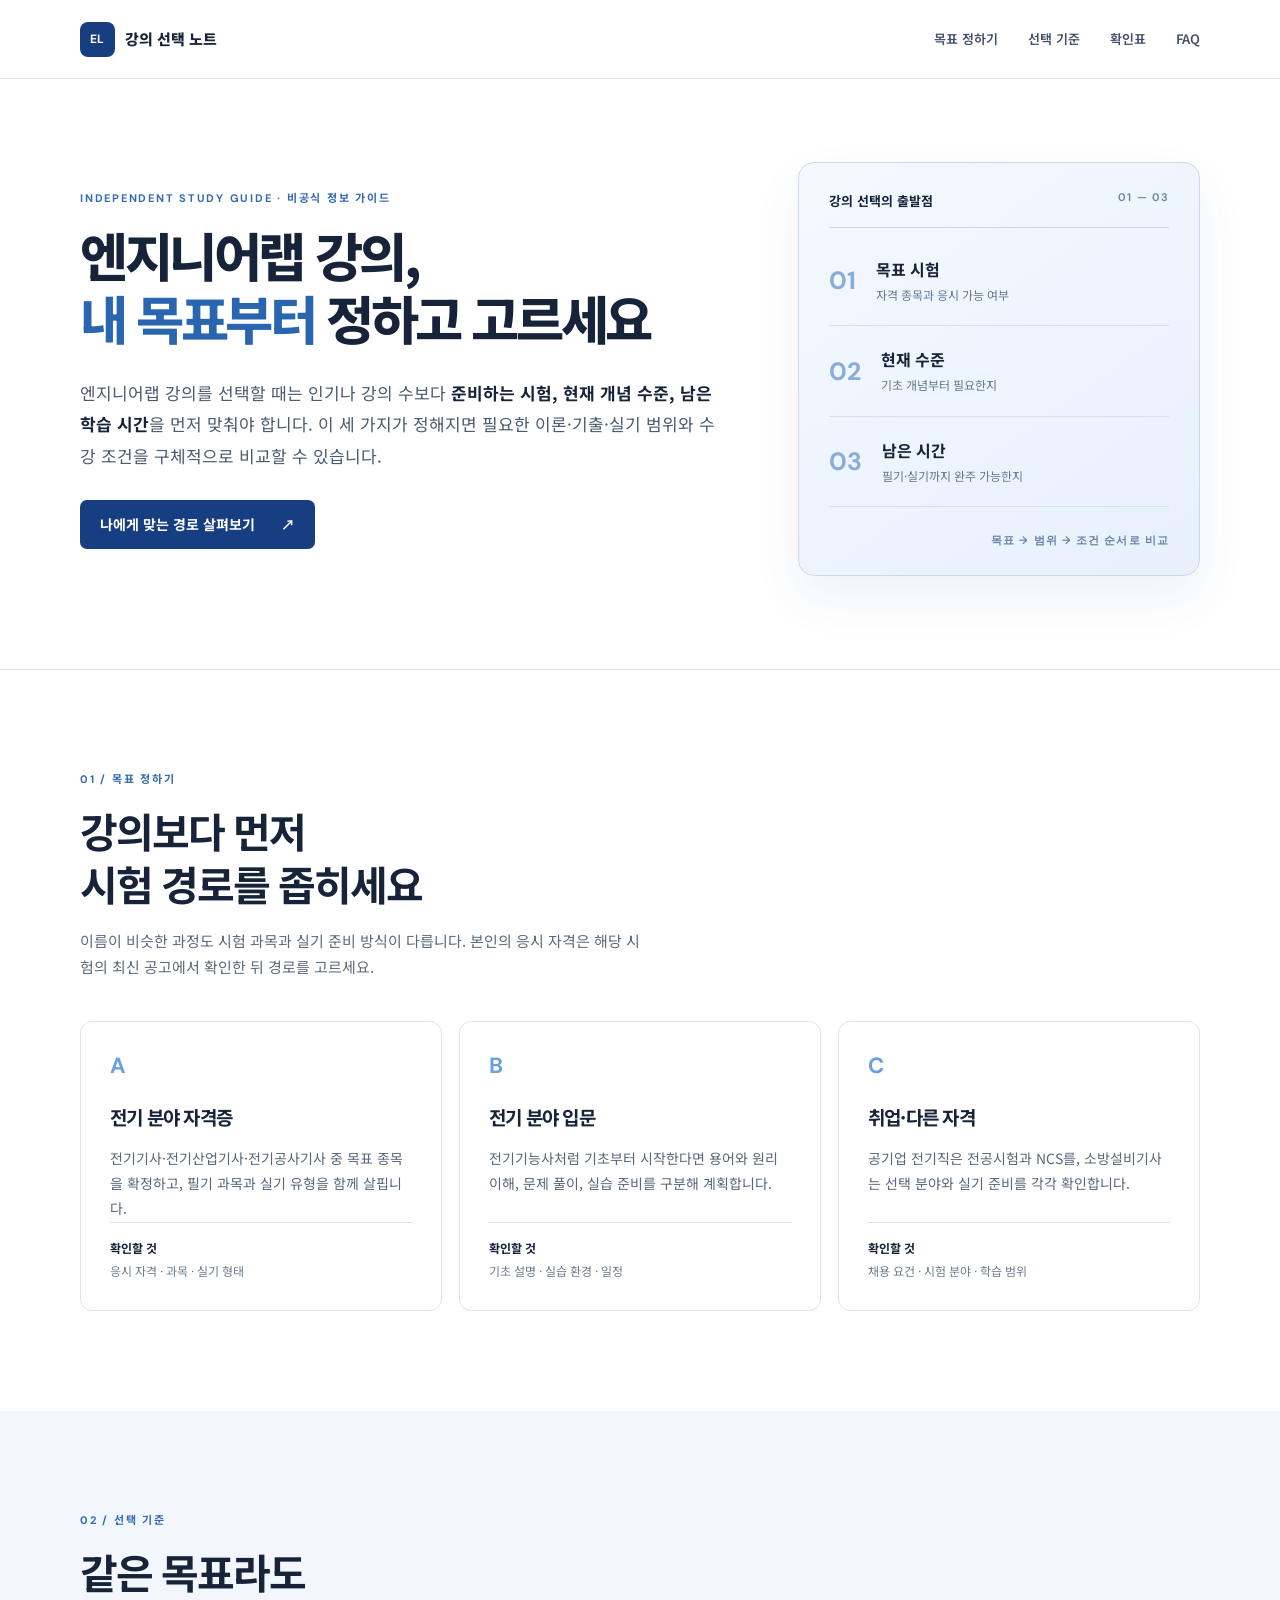
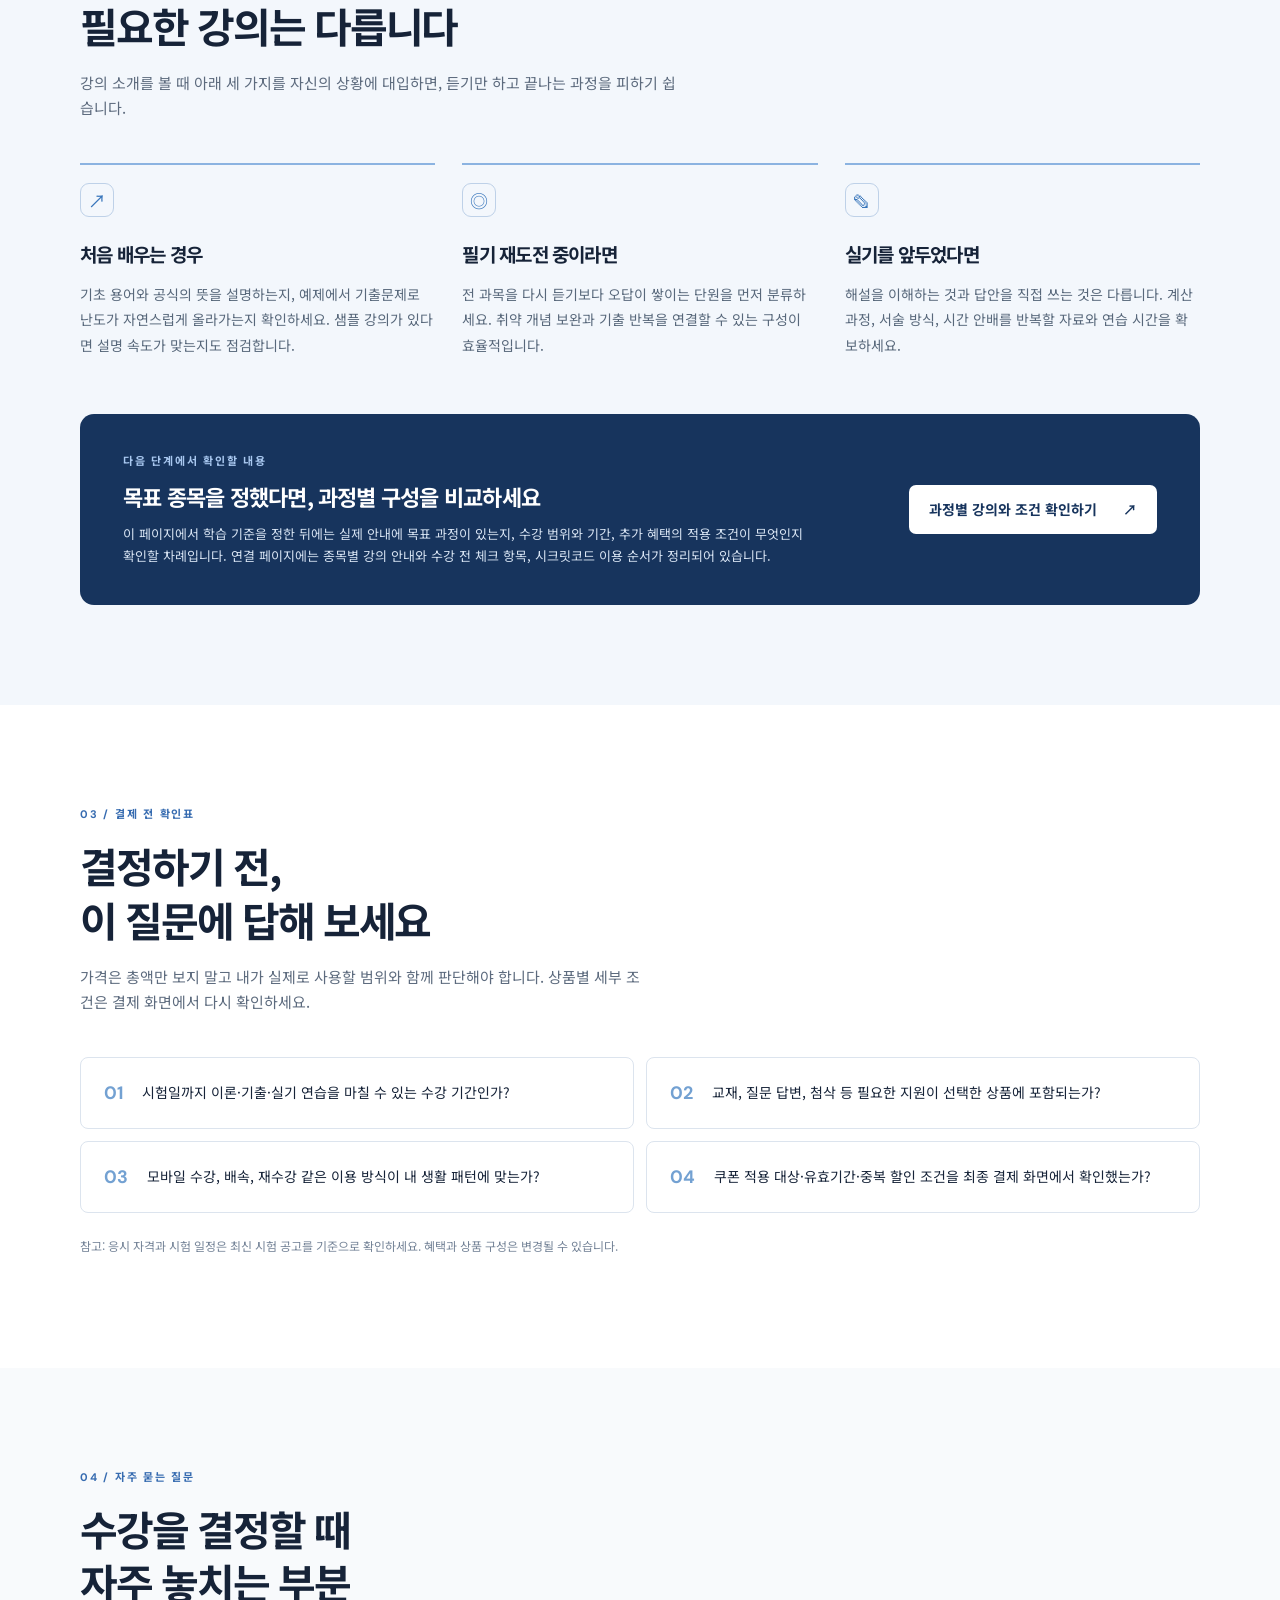
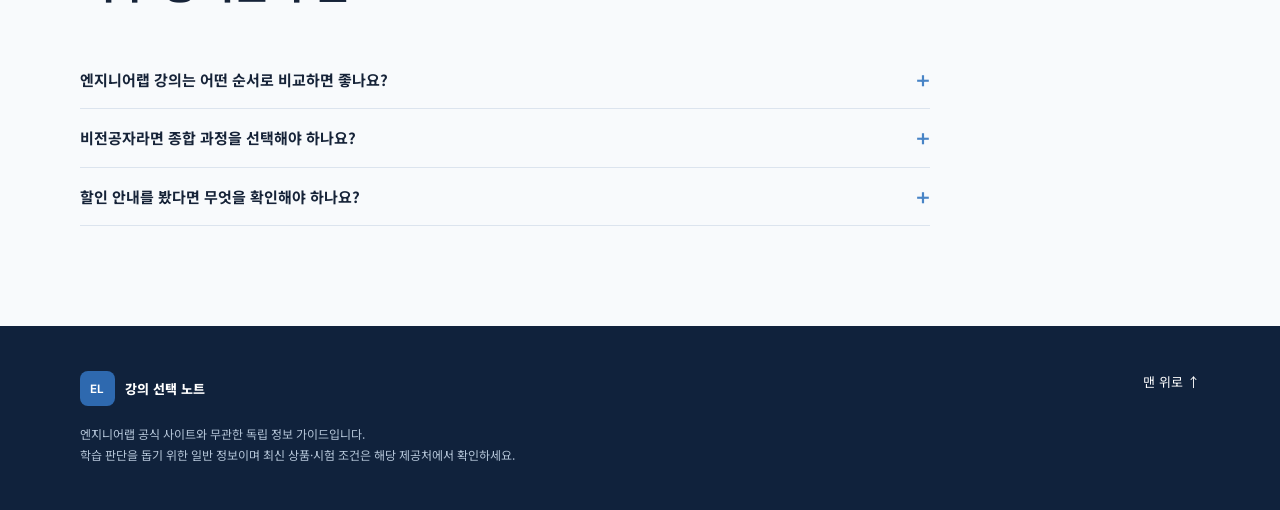
<file: index.html>
<!doctype html>
<html lang="ko">
<head>
  <meta charset="utf-8">
  <meta name="viewport" content="width=device-width, initial-scale=1">
  <meta name="robots" content="index,follow">
  <title>엔지니어랩 강의 선택 가이드 | 목표·학습 단계별 확인 기준</title>
  <meta name="description" content="엔지니어랩 강의를 알아보기 전, 자격증 목표와 현재 실력에 맞는 학습 경로를 정하고 강의 구성·수강 조건을 확인하는 독립형 가이드입니다.">
  <link rel="canonical" href="https://engineerlab-course-guide.github.io/">
  <link rel="icon" type="image/svg+xml" href="/favicon.svg">
  <link rel="stylesheet" href="/styles.css">
  <meta property="og:type" content="website">
  <meta property="og:locale" content="ko_KR">
  <meta property="og:title" content="엔지니어랩 강의 선택 가이드">
  <meta property="og:description" content="목표, 현재 수준, 시험 일정에 맞춰 강의를 고르는 실용적인 확인 기준">
  <meta property="og:url" content="https://engineerlab-course-guide.github.io/">
  <meta property="og:image" content="https://engineerlab-course-guide.github.io/og-image.svg">
</head>
<body>
  <a class="skip" href="#content">본문으로 건너뛰기</a>
  <header class="site-header">
    <div class="wrap header-inner"><a class="brand" href="/" aria-label="엔지니어랩 강의 선택 가이드 홈"><span class="brand-mark">EL</span><span>강의 선택 노트</span></a>
      <nav aria-label="주요 메뉴"><a href="#route">목표 정하기</a><a href="#criteria">선택 기준</a><a href="#checklist">확인표</a><a href="#faq">FAQ</a></nav>
    </div>
  </header>
  <main id="content">
    <section class="hero wrap" aria-labelledby="main-title">
      <div class="hero-copy"><p class="eyebrow">INDEPENDENT STUDY GUIDE · 비공식 정보 가이드</p>
        <h1 id="main-title">엔지니어랩 강의,<br><em>내 목표부터</em> 정하고 고르세요</h1>
        <p class="lead">엔지니어랩 강의를 선택할 때는 인기나 강의 수보다 <strong>준비하는 시험, 현재 개념 수준, 남은 학습 시간</strong>을 먼저 맞춰야 합니다. 이 세 가지가 정해지면 필요한 이론·기출·실기 범위와 수강 조건을 구체적으로 비교할 수 있습니다.</p>
        <a class="button" href="#route">나에게 맞는 경로 살펴보기 <span aria-hidden="true">↗</span></a>
      </div>
      <div class="hero-panel" aria-label="강의 선택의 세 가지 출발점"><div class="panel-top">강의 선택의 출발점 <span>01 — 03</span></div><ol><li><span>01</span><div><strong>목표 시험</strong><small>자격 종목과 응시 가능 여부</small></div></li><li><span>02</span><div><strong>현재 수준</strong><small>기초 개념부터 필요한지</small></div></li><li><span>03</span><div><strong>남은 시간</strong><small>필기·실기까지 완주 가능한지</small></div></li></ol><div class="panel-foot">목표 → 범위 → 조건 순서로 비교</div></div>
    </section>
    <div class="section-divider"></div>
    <section id="route" class="section wrap"><div class="section-intro"><p class="eyebrow">01 / 목표 정하기</p><h2>강의보다 먼저<br>시험 경로를 좁히세요</h2><p>이름이 비슷한 과정도 시험 과목과 실기 준비 방식이 다릅니다. 본인의 응시 자격은 해당 시험의 최신 공고에서 확인한 뒤 경로를 고르세요.</p></div>
      <div class="route-grid"><article class="route-card"><span class="route-num">A</span><h3>전기 분야 자격증</h3><p>전기기사·전기산업기사·전기공사기사 중 목표 종목을 확정하고, 필기 과목과 실기 유형을 함께 살핍니다.</p><p class="card-note">확인할 것 <span>응시 자격 · 과목 · 실기 형태</span></p></article><article class="route-card"><span class="route-num">B</span><h3>전기 분야 입문</h3><p>전기기능사처럼 기초부터 시작한다면 용어와 원리 이해, 문제 풀이, 실습 준비를 구분해 계획합니다.</p><p class="card-note">확인할 것 <span>기초 설명 · 실습 환경 · 일정</span></p></article><article class="route-card"><span class="route-num">C</span><h3>취업·다른 자격</h3><p>공기업 전기직은 전공시험과 NCS를, 소방설비기사는 선택 분야와 실기 준비를 각각 확인합니다.</p><p class="card-note">확인할 것 <span>채용 요건 · 시험 분야 · 학습 범위</span></p></article></div>
    </section>
    <section id="criteria" class="section tinted"><div class="wrap"><div class="section-intro narrow"><p class="eyebrow">02 / 선택 기준</p><h2>같은 목표라도<br>필요한 강의는 다릅니다</h2><p>강의 소개를 볼 때 아래 세 가지를 자신의 상황에 대입하면, 듣기만 하고 끝나는 과정을 피하기 쉽습니다.</p></div><div class="criteria-grid"><article><span class="icon">↗</span><h3>처음 배우는 경우</h3><p>기초 용어와 공식의 뜻을 설명하는지, 예제에서 기출문제로 난도가 자연스럽게 올라가는지 확인하세요. 샘플 강의가 있다면 설명 속도가 맞는지도 점검합니다.</p></article><article><span class="icon">◎</span><h3>필기 재도전 중이라면</h3><p>전 과목을 다시 듣기보다 오답이 쌓이는 단원을 먼저 분류하세요. 취약 개념 보완과 기출 반복을 연결할 수 있는 구성이 효율적입니다.</p></article><article><span class="icon">✎</span><h3>실기를 앞두었다면</h3><p>해설을 이해하는 것과 답안을 직접 쓰는 것은 다릅니다. 계산 과정, 서술 방식, 시간 안배를 반복할 자료와 연습 시간을 확보하세요.</p></article></div>
      <aside class="next-step"><div><p class="eyebrow">다음 단계에서 확인할 내용</p><h3>목표 종목을 정했다면, 과정별 구성을 비교하세요</h3><p>이 페이지에서 학습 기준을 정한 뒤에는 실제 안내에 목표 과정이 있는지, 수강 범위와 기간, 추가 혜택의 적용 조건이 무엇인지 확인할 차례입니다. 연결 페이지에는 종목별 강의 안내와 수강 전 체크 항목, 시크릿코드 이용 순서가 정리되어 있습니다.</p></div><a class="button button-light" href="https://engineerlab-guide.netlify.app/" target="_blank" rel="noopener noreferrer" aria-label="엔지니어랩 과정별 강의와 수강 조건 안내 확인하기, 새 창">과정별 강의와 조건 확인하기 <span aria-hidden="true">↗</span></a></aside>
    </div></section>
    <section id="checklist" class="section wrap"><div class="section-intro"><p class="eyebrow">03 / 결제 전 확인표</p><h2>결정하기 전,<br>이 질문에 답해 보세요</h2><p>가격은 총액만 보지 말고 내가 실제로 사용할 범위와 함께 판단해야 합니다. 상품별 세부 조건은 결제 화면에서 다시 확인하세요.</p></div><div class="check-grid"><div><span>01</span><p>시험일까지 이론·기출·실기 연습을 마칠 수 있는 수강 기간인가?</p></div><div><span>02</span><p>교재, 질문 답변, 첨삭 등 필요한 지원이 선택한 상품에 포함되는가?</p></div><div><span>03</span><p>모바일 수강, 배속, 재수강 같은 이용 방식이 내 생활 패턴에 맞는가?</p></div><div><span>04</span><p>쿠폰 적용 대상·유효기간·중복 할인 조건을 최종 결제 화면에서 확인했는가?</p></div></div><p class="quiet">참고: 응시 자격과 시험 일정은 최신 시험 공고를 기준으로 확인하세요. 혜택과 상품 구성은 변경될 수 있습니다.</p></section>
    <section id="faq" class="section faq-section"><div class="wrap"><div class="section-intro narrow"><p class="eyebrow">04 / 자주 묻는 질문</p><h2>수강을 결정할 때<br>자주 놓치는 부분</h2></div><div class="faq-list"><details><summary>엔지니어랩 강의는 어떤 순서로 비교하면 좋나요?</summary><p>먼저 목표 자격이나 취업 분야를 확정하고, 현재 수준과 시험일까지 남은 시간을 적으세요. 그다음 필기 이론, 기출, 실기 연습이 필요한 범위만 골라 수강 기간과 포함 서비스를 비교합니다.</p></details><details><summary>비전공자라면 종합 과정을 선택해야 하나요?</summary><p>항상 그렇지는 않습니다. 전기 기초 개념을 처음 접한다면 입문 설명과 예제의 수준을 먼저 확인하세요. 이미 이해한 영역이 있다면 부족한 과목을 중심으로 계획하는 편이 맞을 수 있습니다.</p></details><details><summary>할인 안내를 봤다면 무엇을 확인해야 하나요?</summary><p>안내된 혜택의 대상 상품, 발급 방법, 유효기간, 중복 적용 여부와 최종 결제 금액을 확인하세요. 조건은 바뀔 수 있으므로 실제 가입·결제 단계의 안내가 기준입니다.</p></details></div></div></section>
  </main>
  <footer class="site-footer"><div class="wrap footer-inner"><div><a class="brand" href="/"><span class="brand-mark">EL</span><span>강의 선택 노트</span></a><p>엔지니어랩 공식 사이트와 무관한 독립 정보 가이드입니다.<br>학습 판단을 돕기 위한 일반 정보이며 최신 상품·시험 조건은 해당 제공처에서 확인하세요.</p></div><a href="#content">맨 위로 ↑</a></div></footer>
</body>
</html>
</file>
<file: styles.css>
@import url('https://fonts.googleapis.com/css2?family=DM+Sans:wght@400;500;600;700&family=Noto+Sans+KR:wght@400;500;600;700;800&display=swap');
:root{--ink:#162338;--muted:#5d6b7e;--blue:#173e80;--line:#dce4ee;--wash:#f3f7fc;--white:#fff}*{box-sizing:border-box}html{scroll-behavior:smooth}body{margin:0;color:var(--ink);font-family:'Noto Sans KR',sans-serif;line-height:1.7;background:#fff}a{color:inherit}a:focus-visible,summary:focus-visible{outline:3px solid #e79f49;outline-offset:4px}.skip{position:absolute;left:12px;top:-60px;background:#fff;padding:8px;z-index:10}.skip:focus{top:12px}.wrap{width:min(1120px,calc(100% - 48px));margin:auto}.site-header{border-bottom:1px solid var(--line);background:#fff}.header-inner{min-height:78px;display:flex;align-items:center;justify-content:space-between;gap:28px}.brand{display:inline-flex;align-items:center;gap:10px;text-decoration:none;font-size:15px;font-weight:800;white-space:nowrap}.brand-mark{display:grid;place-items:center;width:35px;height:35px;border-radius:8px;background:var(--blue);color:#fff;font:700 12px 'DM Sans',sans-serif;letter-spacing:.08em}.site-header nav{display:flex;gap:30px}.site-header nav a{text-decoration:none;font-size:13px;font-weight:600;color:#425168}.site-header nav a:hover,.site-footer a:hover{color:#1f60b3}.hero{display:grid;grid-template-columns:1.35fr .85fr;gap:7%;align-items:center;min-height:590px;padding-block:74px 84px}.eyebrow{margin:0 0 18px;color:#366bb0;font:700 11px 'DM Sans','Noto Sans KR',sans-serif;letter-spacing:.16em;text-transform:uppercase}.hero h1{font-size:clamp(38px,4.1vw,63px);line-height:1.2;letter-spacing:-.065em;margin:0 0 28px;font-weight:800}.hero h1 em{font-style:normal;color:#2a66af}.lead{font-size:17px;color:#4b5c70;max-width:650px;margin:0 0 29px;line-height:1.85}.lead strong{color:var(--ink)}.button{display:inline-flex;align-items:center;justify-content:space-between;gap:26px;background:var(--blue);color:#fff;text-decoration:none;padding:14px 20px;border-radius:7px;font-size:14px;font-weight:700;line-height:1.5}.button:hover{background:#2458a5}.hero-panel{border:1px solid #cbd9ec;border-radius:16px;background:linear-gradient(145deg,#f5f9ff,#e7f0fb);box-shadow:0 22px 50px #17427a12;padding:27px 30px}.panel-top{display:flex;justify-content:space-between;border-bottom:1px solid #cbd8e9;padding-bottom:15px;font-size:13px;font-weight:700}.panel-top span,.panel-foot{font:600 11px 'DM Sans',sans-serif;letter-spacing:.1em;color:#6681a6}.hero-panel ol{list-style:none;padding:8px 0;margin:0}.hero-panel li{display:flex;align-items:center;gap:20px;border-bottom:1px solid #d6e1ee;padding:20px 0}.hero-panel li>span{font:700 25px 'DM Sans',sans-serif;color:#88add8}.hero-panel li strong,.hero-panel li small{display:block}.hero-panel li strong{font-size:16px}.hero-panel li small{color:#65778e;font-size:12px;margin-top:2px}.panel-foot{padding-top:18px;text-align:right}.section-divider{height:1px;background:var(--line)}.section{padding-block:100px}.section-intro{max-width:560px;margin-bottom:42px}.section-intro h2{font-size:clamp(30px,3.2vw,43px);line-height:1.3;letter-spacing:-.05em;margin:0 0 18px}.section-intro>p:last-child{color:var(--muted);font-size:15px;margin:0}.route-grid{display:grid;grid-template-columns:repeat(3,1fr);gap:17px}.route-card{border:1px solid var(--line);border-radius:12px;padding:29px;min-height:290px;display:flex;flex-direction:column}.route-num{font:700 22px 'DM Sans',sans-serif;color:#69a0dd}.route-card h3,.criteria-grid h3{font-size:19px;letter-spacing:-.04em;margin:21px 0 12px}.route-card>p:not(.card-note),.criteria-grid p{font-size:14px;color:#58687b;margin:0;line-height:1.8}.card-note{border-top:1px solid var(--line);padding-top:15px;margin:auto 0 0;font-size:12px;font-weight:700}.card-note span{display:block;color:#6c7d91;font-weight:400;margin-top:3px}.tinted{background:var(--wash)}.narrow{max-width:600px}.criteria-grid{display:grid;grid-template-columns:repeat(3,1fr);gap:27px;margin-bottom:56px}.criteria-grid article{border-top:2px solid #8bb3e1;padding-top:18px}.icon{display:grid;place-items:center;border:1px solid #bed1e8;border-radius:9px;width:34px;height:34px;color:#3775bb;font-size:18px}.next-step{display:flex;align-items:center;justify-content:space-between;gap:35px;background:#17345d;color:#fff;border-radius:14px;padding:38px 43px}.next-step .eyebrow{color:#a9c8f0;margin-bottom:10px}.next-step h3{font-size:22px;margin:0 0 8px;letter-spacing:-.035em}.next-step p:last-child{margin:0;color:#d8e4f3;font-size:13px;max-width:690px}.button-light{background:#fff;color:#17345d;white-space:nowrap}.button-light:hover{background:#e3eefb}.check-grid{display:grid;grid-template-columns:1fr 1fr;gap:12px}.check-grid>div{display:flex;gap:19px;align-items:start;padding:23px;border:1px solid var(--line);border-radius:8px}.check-grid span{font:700 18px 'DM Sans',sans-serif;color:#73a1d2}.check-grid p{font-size:14px;margin:0}.quiet{color:#748397;font-size:12px;margin-top:23px}.faq-section{background:#f8fafc}.faq-list{max-width:850px}.faq-list details{border-bottom:1px solid var(--line);padding:16px 0}.faq-list summary{cursor:pointer;font-weight:700;font-size:15px;list-style:none;display:flex;justify-content:space-between;gap:20px}.faq-list summary::-webkit-details-marker{display:none}.faq-list summary:after{content:'+';font:500 25px 'DM Sans',sans-serif;color:#4884c6;line-height:1}.faq-list details[open] summary:after{content:'−'}.faq-list p{font-size:14px;color:var(--muted);margin:16px 0 5px;max-width:750px}.site-footer{background:#10223c;color:#fff;padding:45px 0}.footer-inner{display:flex;justify-content:space-between;gap:30px}.site-footer .brand-mark{background:#2e69af}.site-footer p{font-size:12px;color:#b4c5d8;margin:18px 0 0}.site-footer a{text-decoration:none;font-size:13px}@media(max-width:800px){.site-header nav{gap:15px;flex-wrap:wrap}.hero{grid-template-columns:1fr;gap:42px;min-height:0}.hero-panel{max-width:520px}.next-step{align-items:start;flex-direction:column}.route-grid,.criteria-grid{grid-template-columns:1fr}.route-card{min-height:0}.criteria-grid{gap:30px}}@media(max-width:560px){.wrap{width:min(100% - 32px,1120px)}.header-inner{align-items:start;padding-block:16px;flex-direction:column;gap:12px}.site-header nav{width:100%;overflow-x:auto;flex-wrap:nowrap;white-space:nowrap;padding-bottom:3px}.site-header nav a{font-size:12px}.hero{padding-block:58px 65px}.hero h1{font-size:38px}.lead{font-size:15px}.section{padding-block:68px}.section-intro{margin-bottom:31px}.check-grid{grid-template-columns:1fr}.next-step{padding:27px}.next-step .button{white-space:normal;width:100%}.footer-inner{flex-direction:column}.hero-panel{padding:22px}}
</file>
